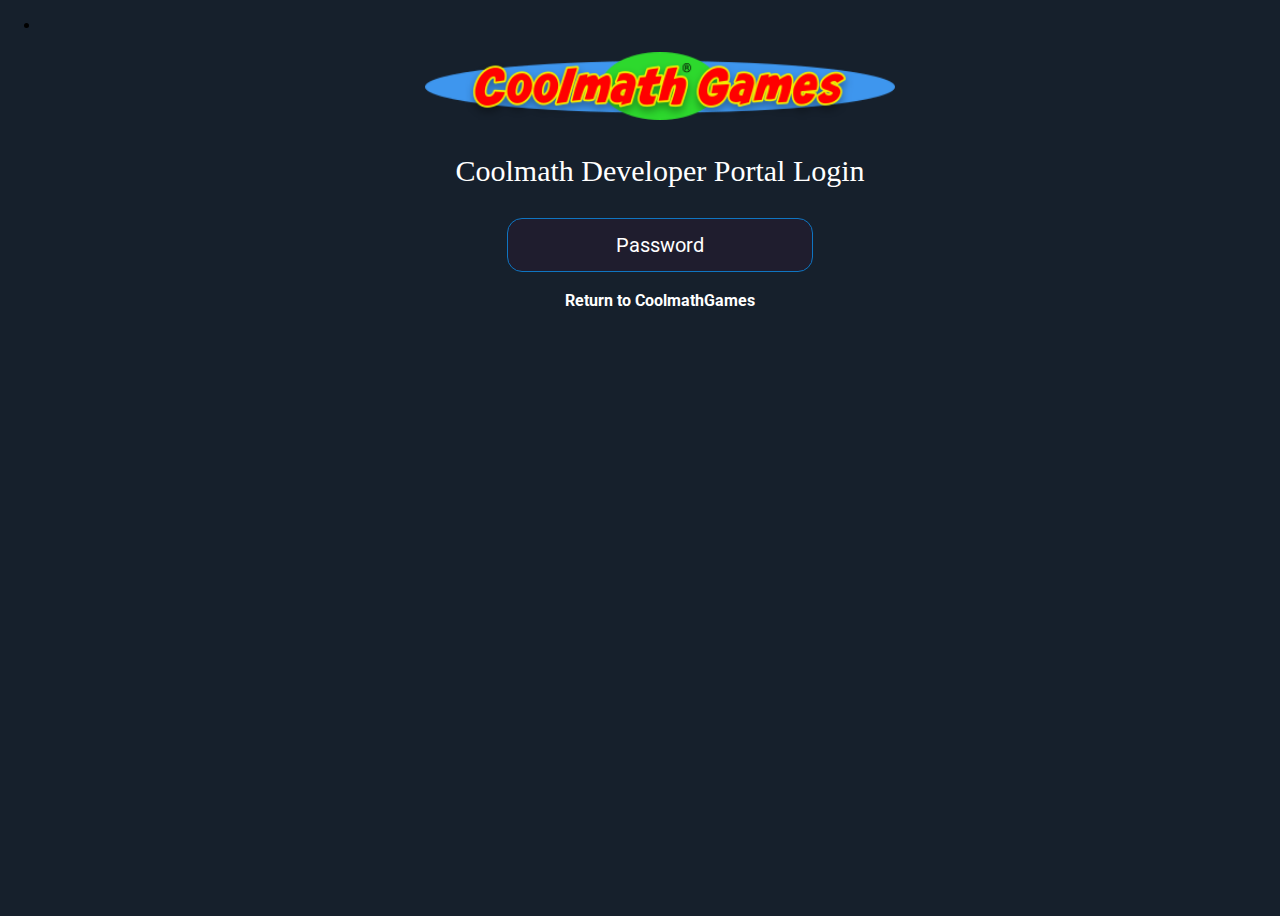
<file: static/index.html>
<!DOCTYPE html>
<html lang='en-US' style="--background-primary:#
#16202C; --navbar-color:#26233a; --navbar-height:1em; --navbar-text-color:#7967dd; --input-text-color:#e0def4; --input-placeholder-color:#6e6a86; --input-background-color:#
00FF00; --input-border-color:#eb6f92; --input-border-size:#16202C;">

<head>
  <script async src="https://arc.io/widget.min.js#BgaWcYfi"></script>
    <title>Coolmath Developer Portal</title>
    <meta name="viewport" content="width=device-width, initial-scale=1.0">
    <!-- Stylesheets -->
    <script src="resources/nebulamain.js"></script>
    <link rel="stylesheet" href="style/main.css">
    <!-- Embed -->
    <meta name="theme-color" content="#eb6f92">
    <meta property="og:title" content="CoolmathGames Developer Portal">
    <meta property="og:type" content="website">
    <meta property="og:image" content="icon.png">
    <link rel="icon" href="favicon.ico">

    <meta property="og:description" content="Login">
   
</head>

<body style="background-color:#16202C;">
    <!-- Scripts -->
    <script src="uv/uv.bundle.js"></script>
    <script src="uv/uv.config.js"></script>
    <script src="osana/osana.bundle.js"></script>
    <script src="osana/osana.config.js"></script>
    
  
        <ul>
<li id="digitalCLOContainerLI"> 
<h2 id='digitalCLOContainer' style="
    user-select: none;
    cursor: default;
    font-family: 'Montserrat', sans-serif;
    color: white;
  display:none;
    /* padding-bottom: 0.5em; */
    font-weight: 100;
    /* text-align: center; */
    /* display: block; */
    /* margin-block-start: 0.67em; */
    /* margin-block-end: 0.67em; */
    /* margin-inline-start: 0px; */
    /* margin-inline-end: 0px; */
  position: absolute;
left: 50%;
transform: translateX(-50%);
  top:-4px;
"> <span id='digitalClock' style="
    user-select: none;
    cursor: default;
    opacity: 50%;
    font-family: 'Montserrat', sans-serif;
    color: white;
"></span>
</li>
  <div id="leaving-nebula-to-external" class="modal-window">
  <div>
    <a href="#" title="Close" class="modal-close">Close</a>
    <h1 style='color:black;'>Heads up!</h1>
    <div style='color:black;'>You're leaving CoolmathGames to SITE</div>
    <br>
    <div style='color:black;'>Go! &nbsp; Stay here</div>  <div style='color:black;'></div>
  </div>
</div>
   <div id="reset-all" class="modal-window">
  <div>
    <a href="#" title="Close" class="modal-close">Close</a>
    <h1 style='color:black;'>Heads up!</h1>
    <div style='color:black;'>You're about to reset all of your settings...</div>
    <br>
    <div style='color:black;'>Do it! &nbsp; Wait, No!</div>  <div style='color:black;'></div>
  </div>
</div>
   <div id="nebula-out-of-date" class="modal-window">
  <div>
    <a href="#" title="Close" class="modal-close">Close</a>
    <h1 style='color:black;'>Hold up!</h1>
    <div style='color:black;'>This deployment of CoolmathGames Web is out of date with the current release... <br></div>
    <br>
    
  </div>
</div>
<br>
    </div>
<span class="sidenav-btn" id="sidenav-btn" onclick="openNav()">
    <svg class="menu-bar" xmlns="http://www.w3.org/2000/svg" viewBox="0 0 448 512"><!--! Font Awesome Pro 6.1.1 by @fontawesome - https://fontawesome.com License - https://fontawesome.com/license (Commercial License) Copyright 2022 Fonticons, Inc. --><path d="M0 96C0 78.33 14.33 64 32 64H416C433.7 64 448 78.33 448 96C448 113.7 433.7 128 416 128H32C14.33 128 0 113.7 0 96zM0 256C0 238.3 14.33 224 32 224H416C433.7 224 448 238.3 448 256C448 273.7 433.7 288 416 288H32C14.33 288 0 273.7 0 256zM416 448H32C14.33 448 0 433.7 0 416C0 398.3 14.33 384 32 384H416C433.7 384 448 398.3 448 416C448 433.7 433.7 448 416 448z"></path></svg>
</span>
          <center>
       <img src="logo.png" width="470" height="68">
    <div id="content">
            <center>
          <p style="color:white;font-family:calibri;font-size:30px;">Coolmath Developer Portal Login</p>
        <form class="url" action="" method="POST" id="unblocker-form" style="font-family:calibri;">
            <input class="omnibox" type="password" id="url" name="url" autocomplete="off" placeholder="Password" style="font-family:calibri;">
        </form>
        <div id="lpoader" class="loader loader--style8" title="7">
            <svg version="1.1" id="Layer_1" xmlns="http://www.w3.org/2000/svg" xmlns:xlink="http://www.w3.org/1999/xlink" x="0px" y="0px" width="24px" height="30px" viewBox="0 0 24 30" style="enable-background:new 0 0 50 50;" xml:space="preserve">
      <rect x="0" y="10" width="4" height="10" fill="#333" opacity="0.2">
        <animate attributeName="opacity" attributeType="XML" values="0.2; 1; .2" begin="0s" dur="0.6s" repeatCount="indefinite" />
        <animate attributeName="height" attributeType="XML" values="10; 20; 10" begin="0s" dur="0.6s" repeatCount="indefinite" />
        <animate attributeName="y" attributeType="XML" values="10; 5; 10" begin="0s" dur="0.6s" repeatCount="indefinite" />
      </rect>
      <rect x="8" y="10" width="4" height="10" fill="#333"  opacity="0.2">
        <animate attributeName="opacity" attributeType="XML" values="0.2; 1; .2" begin="0.15s" dur="0.6s" repeatCount="indefinite" />
        <animate attributeName="height" attributeType="XML" values="10; 20; 10" begin="0.15s" dur="0.6s" repeatCount="indefinite" />
        <animate attributeName="y" attributeType="XML" values="10; 5; 10" begin="0.15s" dur="0.6s" repeatCount="indefinite" />
      </rect>
      <rect x="16" y="10" width="4" height="10" fill="#333"  opacity="0.2">
        <animate attributeName="opacity" attributeType="XML" values="0.2; 1; .2" begin="0.3s" dur="0.6s" repeatCount="indefinite" />
        <animate attributeName="height" attributeType="XML" values="10; 20; 10" begin="0.3s" dur="0.6s" repeatCount="indefinite" />
        <animate attributeName="y" attributeType="XML" values="10; 5; 10" begin="0.3s" dur="0.6s" repeatCount="indefinite" />
      </rect>
    </svg>
        </div>
              
        </center>
          <br>
<a id="content" href="https://coolmathgames.com">Return to CoolmathGames</a>
    </div>


</body>

</html>
</file>
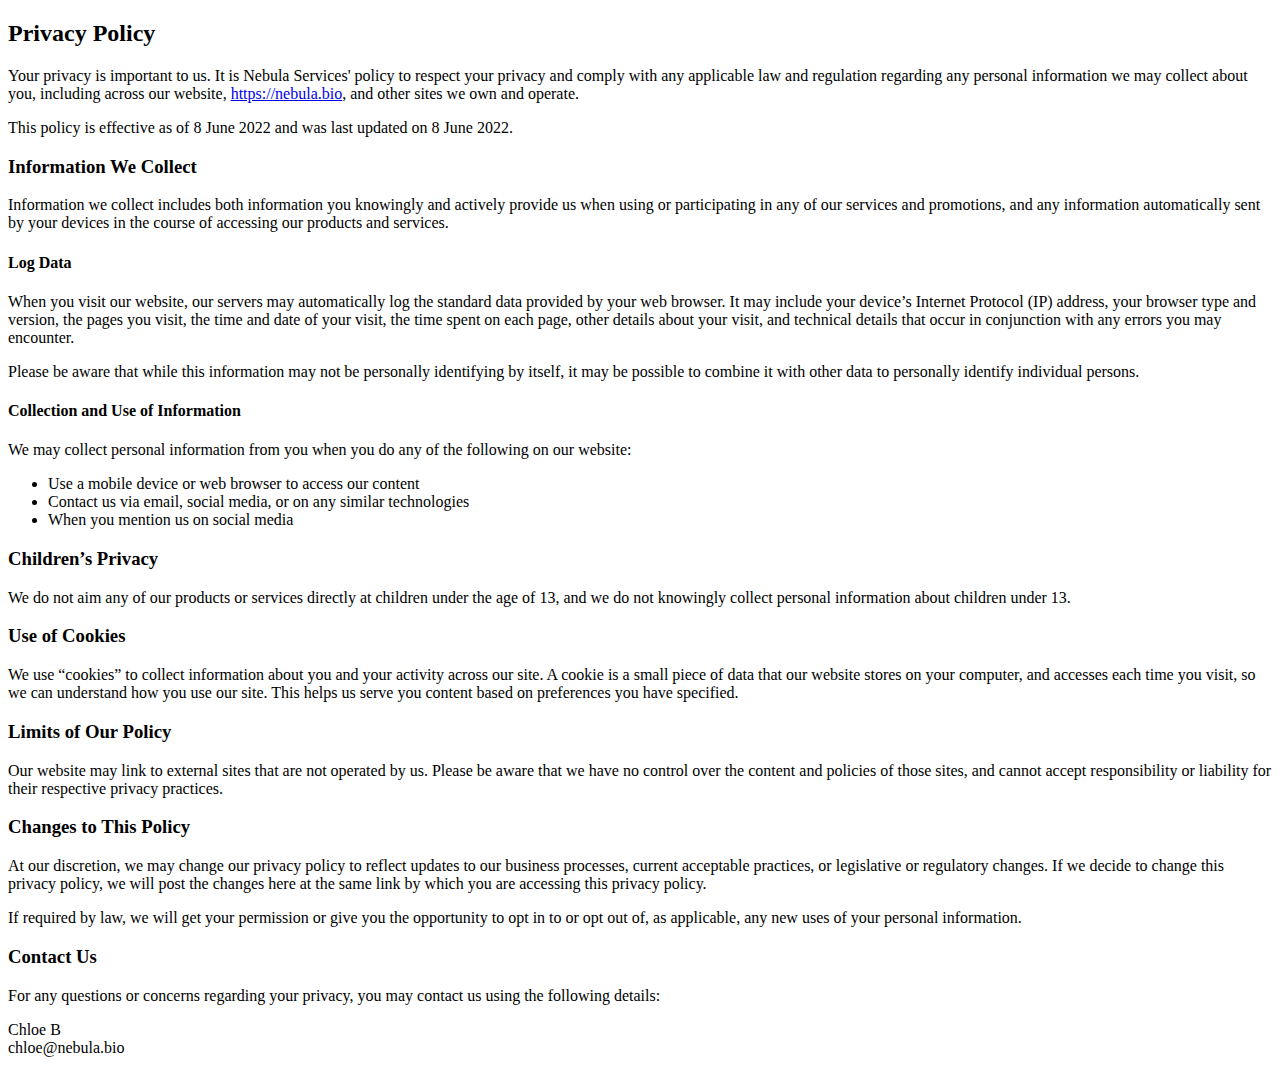
<file: static/privacy/index.html>
<!DOCTYPE html>
<!--[if lt IE 7]>      <html class="no-js lt-ie9 lt-ie8 lt-ie7"> <![endif]-->
<!--[if IE 7]>         <html class="no-js lt-ie9 lt-ie8"> <![endif]-->
<!--[if IE 8]>         <html class="no-js lt-ie9"> <![endif]-->
<!--[if gt IE 8]>      <html class="no-js"> <!--<![endif]-->
<html>

<head>
    <meta charset="utf-8">
    <meta http-equiv="X-UA-Compatible" content="IE=edge">
    <title></title>
    <meta name="description" content="">
    <meta name="viewport" content="width=device-width, initial-scale=1">
    <link rel="stylesheet" href="">
</head>

<body>
    <h2>Privacy Policy</h2>
    <p>Your privacy is important to us. It is Nebula Services&#39; policy to respect your privacy and comply with any applicable law and regulation regarding any personal information we may collect about you, including across our website, <a href="https://nebula.bio">https://nebula.bio</a>,
        and other sites we own and operate. </p>
    <p>This policy is effective as of 8 June 2022 and was last updated on 8 June 2022. </p>
    <h3>Information We Collect</h3>
    <p>Information we collect includes both information you knowingly and actively provide us when using or participating in any of our services and promotions, and any information automatically sent by your devices in the course of accessing our products
        and services. </p>
    <h4>Log Data</h4>
    <p>When you visit our website, our servers may automatically log the standard data provided by your web browser. It may include your device’s Internet Protocol (IP) address, your browser type and version, the pages you visit, the time and date of your
        visit, the time spent on each page, other details about your visit, and technical details that occur in conjunction with any errors you may encounter. </p>
    <p>Please be aware that while this information may not be personally identifying by itself, it may be possible to combine it with other data to personally identify individual persons. </p>
    <h4>Collection and Use of Information</h4>
    <p>We may collect personal information from you when you do any of the following on our website: </p>
    <ul>
        <li>Use a mobile device or web browser to access our content</li>
        <li>Contact us via email, social media, or on any similar technologies</li>
        <li>When you mention us on social media</li>
    </ul>
    <h3>Children’s Privacy</h3>
    <p>We do not aim any of our products or services directly at children under the age of 13, and we do not knowingly collect personal information about children under 13. </p>
    <h3>Use of Cookies</h3>
    <p>We use &ldquo;cookies&rdquo; to collect information about you and your activity across our site. A cookie is a small piece of data that our website stores on your computer, and accesses each time you visit, so we can understand how you use our site.
        This helps us serve you content based on preferences you have specified. </p>
    <h3>Limits of Our Policy</h3>
    <p>Our website may link to external sites that are not operated by us. Please be aware that we have no control over the content and policies of those sites, and cannot accept responsibility or liability for their respective privacy practices. </p>
    <h3>Changes to This Policy</h3>
    <p>At our discretion, we may change our privacy policy to reflect updates to our business processes, current acceptable practices, or legislative or regulatory changes. If we decide to change this privacy policy, we will post the changes here at the
        same link by which you are accessing this privacy policy. </p>
    <p>If required by law, we will get your permission or give you the opportunity to opt in to or opt out of, as applicable, any new uses of your personal information. </p>
    <h3>Contact Us</h3>
    <p>For any questions or concerns regarding your privacy, you may contact us using the following details: </p>
    <p>Chloe B<br /> chloe@nebula.bio </p>
</body>

</html>
</file>
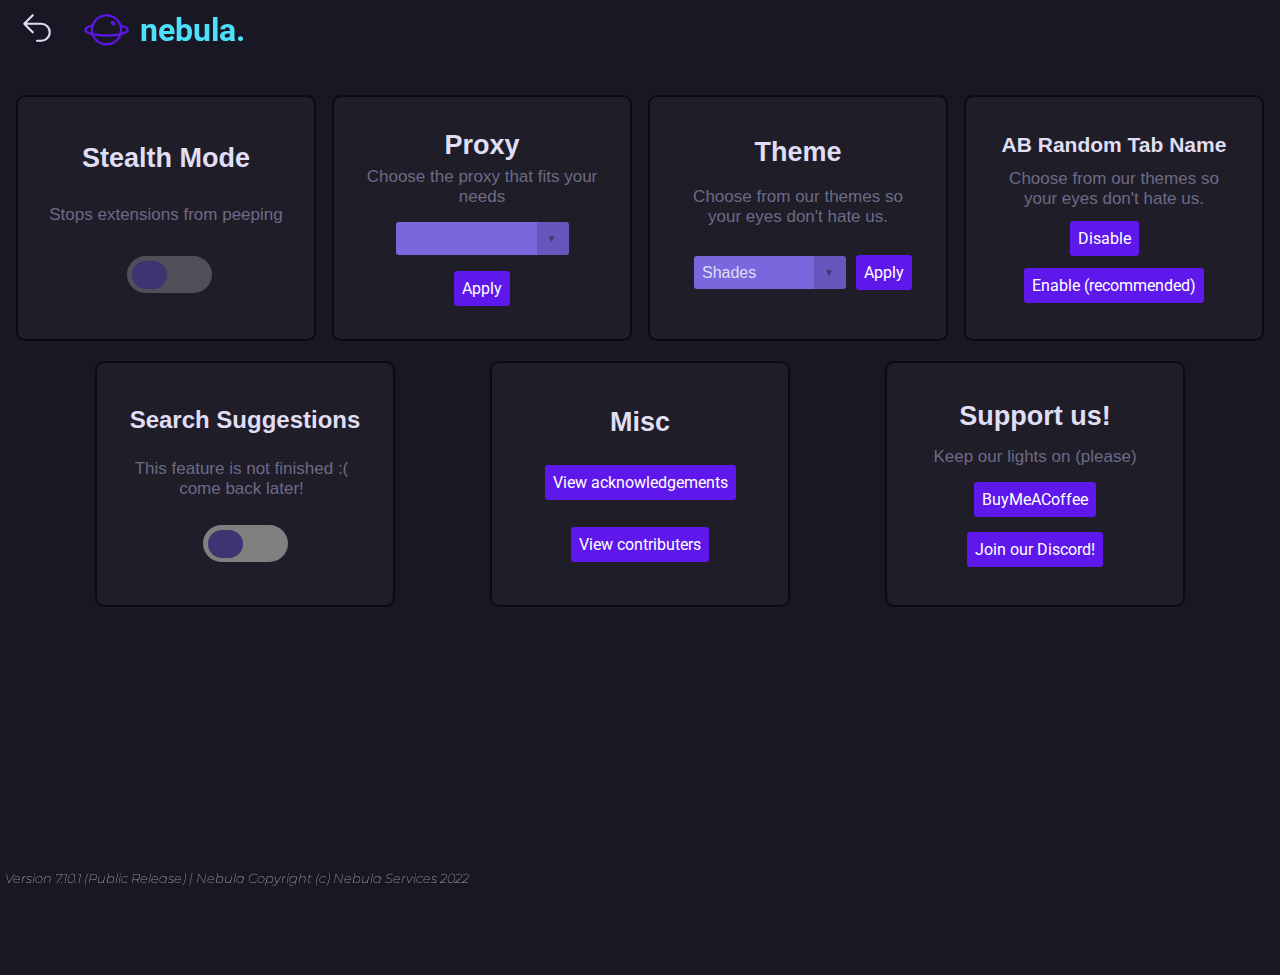
<file: static/proxysettings/index.html>
<!DOCTYPE html>
<html>
<meta charset="utf-8">
  <!-- NEBULA VERSION 7.10 -->

<head>
    <title>Nebula</title>

    <link rel="icon" type="image/x-icon" href="[data-uri]">

    <meta name="viewport" content="width=device-width, initial-scale=1.0">

    <!-- Stylesheets -->

    
    <link rel="stylesheet" href="../style/main.css">
    <link rel="stylesheet" href="../style/options.css">
    <!-- Embed -->
    <script src="../resources/nebulamain.js"></script>

    <meta name="theme-color" content="#5a189a">
    <meta property=og:title content=Nebula>
    <meta property="og:type" content="website" />
    <meta property="og:url" content="https://static.nebulacdn.xyz/content/images/nebula_logo_619x619.png" />
    <meta property="og:image" content="https://static.nebulacdn.xyz/content/images/nebula_logo_619x619.png" />
    <meta property="og:description" content="Welcome To Nebula, Explore the Web. Freely." />
</head>

<body>
<div id="view-contributers" class="modal-window">
  <div>
    <a href="#" title="Close" class="modal-close">Close</a>
    <h1 style='color:black;'>Contributers</h1>
    <div style='color:black;'>Thanks to all of those who have contributed ❤️ </div>
    <div>
      <center style="list-style: auto;display: inline-block;">
    <ul style='color:black;'>
      <li> <a style='color:black;' href="https://github.com/GreenyDEV">GreenyDEV</a></li>
      <br>
      <li> <a style='color:black;' href="https://github.com/CountBleck"> Blumiere </a></li>
      <br>
      <li> <a style='color:black;' href="https://github.com/cohenerickson"> Cohen </a></li>
      <br>
      <li> <a style='color:black;' href="https://github.com/SmartCoder3000"> System32 </a></li>
      <br>
      <li> <a style='color:black;' href="https://github.com/schooldev49"> simplydeveloper </a></li>
      <br>
      <br>
      <br>
      <li> <a style='color:black;' href="https://github.com/EnderKingJ"> Ender </a></li>
      <br>
      <li> <a style='color:black;' href="https://github.com/NovaAppsInc"> Snoot </a></li>
      <br>
      <li> <a style='color:black;' href="https://github.com/"> NotQuiteZook </a></li>
      <br>
      <li> <a style='color:black;' href="https://github.com/jangodev"> jangodev </a></li> 
    </ul>
        </center>
    </div>
    <br>
  </div>
</div>
  <div id="view-acknowledgements" class="modal-window">
  <div>
    <a href="#" title="Close" class="modal-close">Close</a>
    <h1 style='color:black;'>Acknowledgements</h1>
    <div style='color:black;'> Acknowledgements are resources Nebula is using/has used. 
      <ul style='color:black;'>
<li><a style='color:black;' href="https://github.com/titaniumnetwork-dev/Ultraviolet">UV (one of the back-end proxy we use)</a></li>
<li><a style='color:black;' href="https://github.com/NebulaServices/Cyclone">Cyclone (one of the back-end proxy we use)</a></li>
<li><a style='color:black;' href="https://github.com/NebulaServices/Osana">Osana (one of the back-end proxy we use)</a></li>
<li><a style='color:black;' href="https://github.com/tomphttp/bare-server-node">Bare Server</a></li>
      <br>
<li><a style='color:black;' href="https://github.com/VincentGarreau/particles.js">Partical.JS (v4, 5, 6.1 &amp;&lt; only)</a></li>
</ul>
</div>
    <br>
    
  </div>
</div>
    <div>

    </div>

    <div class="container">

        <div id="navbar" style='background: none;'>
            <div id="notifhere">

            </div>
             <a href='/' style="margin-left: 20px;">
           <svg style="    width: 34px;" xmlns="http://www.w3.org/2000/svg" fill="none" viewBox="0 0 24 24" stroke-width="1.5" stroke="currentColor" class="w-6 h-6">
  <path style="fill: #ffffff00;" stroke-linecap="round" stroke-linejoin="round" d="M9 15L3 9m0 0l6-6M3 9h12a6 6 0 010 12h-3" />
</svg>
              </a>
            <img src='[data-uri]' id="thumbImg" style='height: 90%; margin-left: 2%; border-radius: 5px; '>
            <h1 class="nebHeader" style='margin-left: .5%; font-family: "Roboto"; color: #4de0fa'>nebula.</h1>
        </div>
        <div class="setting">


            <div class="settings-cont">
                <p class="name">Stealth Mode</p>
                <p class="description">Stops extensions from peeping</p>

                <input id="undefined" type="checkbox" onclick="saveIc();toggleNoGG()">
                <label for="undefined"></label>
            </div>
        </div>
        <div class="settings-cont">
            <p class="name"> Proxy </p>
            <p class="description"> Choose the proxy that fits your needs </p>
          
            <span class="custom-dropdown big">
         <a onclick="unsavedChanges();"> <select class="dropdown" id="proxySwitcher">    
                <option value="uv">UltraViolet</option>
                <option value="osana">Osana (beta)</option>
                <option value="cyclone">Cyclone (Legacy)</option>  
            </select>
        </a>  
       
        </span>
            <a onclick="saveIc();switchProxy()" class="button-save"> Apply </a>



        </div>

        <div class="settings-cont">
            <p class="name"> Theme </p>
            <p class="description"> Choose from our themes so your eyes don't hate us. </p>

            <span class="custom-dropdown big">
         <a onclick="unsavedChanges();"> <select class="dropdown" id="themeSwitcher">    
                <option value="dark">Shades</option>
                <option value="light">Blizzard</option>  
                <option value="custom">Custom (Beta)</option>  
            </select>
        </a>  
       
        </span>
            <a onclick="saveIc();switchTheme();" class="button-save"> Apply </a>


        </div>
     <div class="settings-cont">
            <p class="name" style="font-size: 21px;"> AB Random Tab Name </p>
            <p class="description"> Choose from our themes so your eyes don't hate us. </p>

       <a onclick="saveIc();" class="button-save" style="
    margin-right: 20px;
"> Disable </a>
         <a onclick="saveIc();" class="button-save"> Enable (recommended) </a>
       
        </span>

        </div> 
      
        <div class="settings-cont">
                <p class="name" style="font-size: 24px;"> Search Suggestions </p>
                <p class="description">This feature is not finished :( <br> come back later!</p>

                <input disabled id="ssuggestion" type="checkbox" onclick="saveIc();" style="background: grey;">
                <label disabled for="ssuggestion" style="background: grey;">
</label>
            </div>
      <div class="settings-cont">
                <p class="name"> Misc </p>
                <p class="description"></p>

                <a href="#view-acknowledgements" class="button-save"> View acknowledgements</a>
                <a href="#view-contributers" class="button-save"> View contributers</a>
            </div>
  <div class="settings-cont">
                <p class="name"> Support us! </p>
                <p class="description"> Keep our lights on (please) </p>

                <a href="https://www.buymeacoffee.com/nebulaservices" class="button-save"> BuyMeACoffee </a>
                <a href="https://discord.gg/unblocker" class="button-save"> Join our Discord! </a>
            </div>
    </div>



    <div id='sidebar'>
    </div>

     <p class="stamp"> Version 7.10.1 (Public Release) | Nebula Copyright (c) Nebula Services 2022 </p>


    
    </div>
<script> 
var noggStored = localStorage.getItem('nogg');
var themeStored = localStorage.getItem('theme')
var proxyStored = localStorage.getItem('proxy')
var proxySel = document.getElementById('proxySwitcher')
var noggButton = document.getElementById('undefined')
var themeSelector = document.getElementById('themeSwitcher')
  if (noggStored == "on") {
    noggButton.checked = true; 
  } else {
    noggButton.checked = false; 
  }
themeSelector.value = themeStored 
proxySel.value = proxyStored;
</script>
</body>

</html>
</file>
<file: static/style/main.css>
@import url("https://fonts.googleapis.com/css2?family=Dongle&family=Roboto:wght@100&display=swap");
@import url('https://fonts.googleapis.com/css2?family=Montserrat:ital,wght@1,100&display=swap');
:root {
    --background-primary: #191724;
    --navbar-color: #26233a;
    --navbar-height: 60px;
    --navbar-text-color: #11394b;
    --navbar-link-color: #e0def4;
    --navbar-font: "Roboto";
    --input-text-color: #e0def4;
    --input-placeholder-color: white;
    --input-background-color: #1f1d2e;
    --input-border-color: #0f75c2;
    --input-border-size: 1.3px;
    --navbar-logo-filter: none;
}

 ::-webkit-input-placeholder {
    text-align: center;
    font-family: 'Roboto';
}

 :-moz-placeholder {
    text-align: center;
}

#navbar {
    height: var(--navbar-height);
    text-align: center;
    align-items: center;
    display: flex;
    position: fixed;
    top: 0;
    left: 0;
    right: 0;
    background-color: #6aa4e2;
}
.sidenav-btn {
    display: none;
}
.sidenav {
    height: 100%;
    width: 0;
    position: fixed;
    z-index: 1;
    top: 0;
    left: 0;
    background-color: #232133;
    padding-top: 60px;
    -webkit-transition: 0.5s;
    transition: 0.5s;
    overflow: hidden;
}

.sidenav a {
  padding: 8px 16px 16px 32px;
  text-decoration: none;
  width: 100vw;
  font-size: 24px;
  color: #cfcfcf;
  display: block;
  transition: 0.3s;
}

.sidenav .closebtn {
  position: absolute;
  top: 0;
  right: 25px;
  font-size: 36px;
  margin-left: 50px;
  z-index: 2;
  left: 140px;
}

@media only screen and (max-width: 690px) { /* funny number */

    #navbar > ul > li {
        display: none;
    }

    .sidenav-btn {
        display: flex;

        align-items: center;
        position: absolute;
        left: 90vw;
        width: var(--navbar-height);
        height: var(--navbar-height);
    }
    .sidenav-btn > svg {
        width: 50px;
        height: 50px;
    }

    #digitalCLOContainerLI {
        display: none;
    }
    #navbar > ul > li > a > svg {
        min-width: 24px;
    }
}

a {
    color: var(--navbar-link-color);
    text-decoration: none !important;
    font-family: 'Roboto';
}

a:hover {
    color: grey;
    transition: 0.5s;
    cursor: pointer;
}

.down {
    background-color: rgb(16, 114, 147);
    left: inherit !important;
    font-family: 'Helvetica';
    background-color: var(--navbar-color);
    /* box-shadow: 2px 2px rgb(0 0 0 / 20%); */
    color: white;
    display: none;
    visibility: hidden;
    opacity: 0;
    list-style-type: none;
    position: fixed;
    border-bottom-right-radius: 10px;
    border-bottom-left-radius: 10px;
    list-style-type: none;
}

#navbar ul:not(.down) {
    font-family: 'Helvetica';
    /* box-shadow: 2px 2px rgb(0 0 0 / 20%); */
    color: white;
    margin-left: auto;
    list-style-type: none;
    float: right !important;
    margin-right: 2.3%;
    display: flex;
    align-items: center;
}

#navbar ul li {
    float: left;
    padding-top: 1em;
    padding-bottom: 1em;
    padding-right: 1em;
    padding-left: 1em;
    padding: 1rem;
}

 ::placeholder,
input[type='text'] {
    color: var(--input-placeholder-color);
    font-size: 20px;
    text-align: center;
    font-family: 'Roboto';
}

#navbar ul p,
ul a {
    font-weight: bold;
  display: flex;
    align-items: center;
}

*/
/*
  #navbar ul li p, ul li a {
	  font-weight: normal;
  }
  */

#navbar ul li ul {
    border-bottom-right-radius: 10px;
    border-bottom-left-radius: 10px;
    visibility: hidden;
    opacity: 0;
    margin-top: 1rem;
    left: 0;
    display: none;
}

#navbar ul li:hover ul,
ul li ul:hover {
    visibility: visible;
    opacity: 1;
    display: block;
}

#navbar ul li p {
    color: white;
    font-family: 'Calibri';
    z-index: 3 !important;
}

#navbar ul li ul li {
    clear: both;
    width: 100%;
}

#content {
    display: flex;
    justify-content: center;
    align-items: center;
    height: 98%;
    color: white;
    flex-direction: column;
    font-family: 'Roboto';
}

#content h1 {
    padding-bottom: 0.5em;
    font-weight: 100;
    text-align: center;
}

#content img {
    padding-left: .5em;
    filter: brightness(0) invert(1);
}

#content input {
    font-size: 20px;
    text-align: center;
    font-family: 'Calibri';
    border-style: solid !important;
    border: var(--input-border-size) solid var(--input-border-color);
    border-width: 1px;
    border-radius: 15px;
    background-color: var(--input-background-color);
    color: var(--input-text-color);
    width: 300px;
    height: 50px;
    box-shadow: none !important;
    outline: none;
    text-align: center;
    font-family: 'Roboto';
   
}

#content input:focus {
    outline: none;
    box-shadow: none !important;
}

@keyframes inputwide {
    0% {
        width: 0px;
        transition-duration: 0.5s;
    }
    100% {
        width: 300px;
        transition-duration: 0.5s;
    }
}

.loader {
    width: 283px;
    text-align: center;
    display: none;
    justify-content: center;
    align-items: center;
    flex-direction: row;
    transition: .1s;
}

svg path,
svg rect {
    fill: #29ff9b;
}

.connector {
    color: white;
    margin-left: 10px;
    font-size: 15px;
}

@keyframes popout {
    0% {
        height: -20px;
    }
    100% {
        height: 0px;
    }
}

.nebHeader {
    font-family: var(--navbar-font);
    color: var(--navbar-text-color);
      display: flex;
    align-items: center;
    justify-content: center;
    align-content: center;
    flex-wrap: nowrap;
    flex-direction: row;
    margin-left: .5%;

}

html,
body {
    margin: 0;
    padding: 0;
    height: 100%;
}

body {
    background-color: var(--background-primary);
    color: var(--text-color-primary);
    animation: fadeInAnimation ease 1s;
    animation-iteration-count: 1;
    animation-fill-mode: forwards;
}

@keyframes fadeInAnimation {
    0% {
        opacity: 0;
    }
    100% {
        opacity: 1;
    }
}

input:focus::placeholder {
    color: transparent;
}

#navbar #thumbImg {
    transition: width 2s, height 2s, transform 2s;
    filter: var(--navbar-logo-filter);
}

#navbar #thumbImg:hover {
    transform: rotate(360deg);
}

.stamp {
    text-align: right;
    position: fixed;
    bottom: 0;
    font-family: 'Montserrat', sans-serif;
    font-style: italic;
    font-weight: lighter;
    color: whitesmoke;
    opacity: 90%;
    user-select: none;
    font-size: 13px;
    padding-left: 5px;
    padding-bottom: 1px;
   cursor: default;
  
}
.stamp:hover {
   text-align: right;
    position: fixed;
    bottom: 0;
    font-family: 'Montserrat', sans-serif;
    font-style: italic;
    font-weight: lighter;
    color: whitesmoke;
    opacity: 38%;
    user-select: none;
    font-size: 13px;
    padding-left: 5px;
    padding-bottom: 1px;
   cursor: default;
}

.github {
    position: fixed;
    right: 0;
    bottom: 0;
    padding-right: 10px;
}

.tos {
    position: fixed;
    right: 67px;
    bottom: 0;
    padding-right: 15px;
}

.privacy {
    position: fixed;
    right: 114px;
    bottom: 0;
    padding-right: 15px;
}
.modal-window {
  position: fixed;
  background-color: rgba(255, 255, 255, 0.25);
  top: 0;
  right: 0;
  bottom: 0;
  left: 0;
  z-index: 999;
  visibility: hidden;
  opacity: 0;
  pointer-events: none;
  transition: all 0.3s;
font-family: 'Montserrat', sans-serif;;
}
.modal-window:target {
  visibility: visible;
  opacity: 1;
  pointer-events: auto;
}
.modal-window > div {
  width: 400px;
  position: absolute;
  top: 50%;
  left: 50%;
  transform: translate(-50%, -50%);
  padding: 2em;
  background: white;
}
.modal-window header {
  font-weight: bold;
}
.modal-window h1 {
  font-size: 150%;
  margin: 0 0 15px;
}

.modal-close {
  color: #aaa;
  line-height: 50px;
  font-size: 80%;
  position: absolute;
  right: 0;
  text-align: center;
  top: 0;
  width: 70px;
  text-decoration: none;
}
.modal-close:hover {
  color: black;
}



.modal-window > div {
  border-radius: 1rem;
}

.modal-window div:not(:last-of-type) {
  margin-bottom: 15px;
}

.logo {
  max-width: 150px;
  display: block;
}

small {
  color: lightgray;
}

.btn {
  background-color: white;
  padding: 1em 1.5em;
  border-radius: 0.5rem;
  text-decoration: none;
}
.btn i {
  padding-right: 0.3em;
}

@media only screen and (max-width: 1100px) {
    #digitalClock {
        display: none;
    }
}

.clockColon {
  opacity: 100%;
  
  animation: blink .5s step-end infinite alternate;
  transition: 0.2s; 
  
}
@keyframes blink {
  50% {
    opacity: 0%
  }
}
</file>
<file: static/style/options.css>
@import url("https://fonts.googleapis.com/css2?family=Work+Sans:wght@300&display=swap");
:root {
    --background-primary: #191724;
    --sidebar-color: #191724;
    --sidebar-text-color: #e0def4;
    --text-color-primary: #e0def4;
    --text-color-secondary: #6e6a86;
    --focus-color: #1376b4;
    --header-height: 10vh;
    --section-font-size: 20pt;
    --section-font: 'Calibri';
    --section-padding: 0.5em;
    --setting-distance-from-sidebar: 1em;
    --setting-distance-from-right: 1em;
    --setting-name-font: 'Calibri';
    --setting-desc-font: 'Calibri';
}

* {
    user-select: none;
    
}


/*
body {
  background-color: var(--background-primary);
}*/

.container {
    display: flex;
    flex-direction: row;
    align-content: center;
    flex-wrap: wrap;
    justify-content: space-evenly;
    align-items: flex-end;
    margin-top: 75px;
}

#sidebar {
    animation: fadeIn 700ms ease-in 30ms forwards;
    -webkit-animation: fadeIn 700ms ease-in 300ms forwards;
    position: absolute;
    top: var(--header-height);
    left: 0;
    background-color: var(--sidebar-color);
    transition: width 0.5s;
    width: var(--sidebar-width);
}

.setting li a {
    background-color: #2e2828;
    padding: 10px 16px;
    border-radius: 5px;
}

.settings-div li a ul {
    border-bottom-right-radius: 10px;
    border-bottom-left-radius: 10px;
    visibility: hidden;
    opacity: 0;
    margin-top: 10px;
    left: 0 !important;
    display: none;
}

.settings-div li a:hover ul,
ul li:hover {
    visibility: visible;
    opacity: 1;
    display: block;
}


/*
.settings-div ul li p{
  color: white;
    font-family: 'Calibri';
    z-index: 3 !important;

}*/

li {
    list-style-type: none;
}

.settings-div li a ul li {
    clear: both;
    width: 100%;
}

.section {
    background-color: transparent;
    color: var(--sidebar-text-color);
    font-size: var(--section-font-size);
    font-family: var(--section-font);
    width: 100%;
    transition: background-color 0.5s;
    padding-top: var(--section-padding);
    padding-bottom: var(--section-padding);
}

.section:hover {
    background-color: #ffffff20;
}

.settings-div {
    position: absolute;
    left: calc(var(--sidebar-width) + var(--setting-distance-from-sidebar));
    top: 0;
    width: calc(100vw - var(--sidebar-width) - var(--setting-distance-from-sidebar));
    padding-top: 5%;
}

.setting-input {
    /* left: 100%; */
    color: black !important;
    position: relative;
    /* right: 0; */
    transform: translateY(-1.5em);
    float: right;
    margin-right: 5%;
}

.setting-input {
    display: none;
}

@import url('https://fonts.googleapis.com/css2?family=Mulish:wght@300&display=swap');
.toogle-button {
    font-weight: bold;
    font-size: 10PX;
    display: inline-block;
    width: 75px;
    height: 35px;
    background-color: #dfddf3;
    border-radius: 30px;
    position: relative;
    cursor: pointer;
}

.toogle-button::after {
    content: 'Off';
    width: 40px;
    height: 40px;
    color: #E7E2CD;
    background-color: #e14343;
    border: 2px solid #E7E2CD;
    border-radius: 50%;
    box-shadow: 0 0 5px rgb(0 0 0 / 25%);
    position: absolute;
    top: -3px;
    left: 0;
    line-height: 0;
    display: grid;
    place-content: center;
    transition: all .5s;
    transform: 1s ease-in;
    font-family: 'Mulish', sans-serif;
}

.setting-input:checked+.toogle-button::after {
    content: 'On';
    background-color: #53b357;
    transform: translateX(35px) rotate(360deg);
}

ul li {
    float: left;
    padding-top: 1em;
    padding-bottom: 1em;
    padding-right: 1em;
    padding-left: 1em;
    padding: 1rem;
}

.button {
    width: 30px;
    height: 30px;
    transform: translateY(-30px);
    font-family: var(--setting-desc-font);
    color: white;
}

@-webkit-keyframes fadeIn {
    0% {
        opacity: 0.01;
    }
    100% {
        opacity: 1;
    }
}

@keyframes fadeIn {
    0% {
        opacity: 0.01;
    }
    100% {
        opacity: 1;
    }
}

@import url('https://fonts.googleapis.com/css?family=Roboto:400,500&display=swap');
.notification-container {
    position: fixed;
    top: 4px;
    right: 5px;
    width: 500px;
    max-width: calc(100% - 30px);
    font-family: 'Roboto', sans-serif;
}

.notification {
    background-color: #fff;
    border-radius: 5px;
    box-shadow: 0 3px 6px rgba(0, 0, 0, 0.16), 0 3px 6px rgba(0, 0, 0, 0.23);
    color: #fff;
    font-size: 16px;
    padding: 15px 20px;
    line-height: 20px;
    margin-bottom: 15px;
    animation: grow 0.5s ease-in forwards;
}

@keyframes grow {
    from {
        opacity: 0;
        transform: scale(0.8);
    }
    to {
        opacity: 1;
        transform: scale(1);
    }
}

.notification.hide {
    animation: shrink 0.3s ease-out forwards;
}

@keyframes shrink {
    to {
        opacity: 0;
        transform: scale(0.8);
    }
}

.notification strong {
    font-size: 12px;
    line-height: 20px;
    letter-spacing: 0.5px;
    text-transform: uppercase;
}

.notification-info {
    background-color: #00cae3;
}

.notification-success {
    background-color: #3d3571;
}

.notification-warning {
    background-color: #ff9e0f;
}

.notification-danger {
    background-color: #f55145;
}

.stamp {
    position: fixed;
    bottom: 0;
}

.bk-btn {
    height: 52px;
    width: 52px;
    background-color: black;
    border-radius: 50%;
}

.bk-btn .bk-btn-triangle {
    position: relative;
    top: 13px;
    left: 10.4px;
    width: 0;
    height: 0;
    border-top: 13px solid transparent;
    border-bottom: 13px solid transparent;
    border-right: 13px solid white;
}

.bk-btn .bk-btn-bar {
    position: relative;
    background-color: white;
    height: 7.8px;
    width: 13px;
    top: -3.64px;
    left: 22.88px;
}

@import url('https://fonts.googleapis.com/css2?family=Ubuntu:wght@300&display=swap');
.settings-cont {
  background: #45454521; 
    box-sizing: border-box;
    width: 300px;
    height: 246px;
    padding: 30px;
    border: 2px solid rgb(0 0 0 / 64%);
    border-radius: 9px;
    margin-top: 20px;
    display: flex;
    align-items: center;
    flex-wrap: wrap;
    flex-direction: row;
    justify-content: center;
}

.name {
    color: var(--text-color-primary);
    font-size: 27px;
    margin: 0;
    font-family: 'Ubuntu', sans-serif;
    font-weight: 700;
    font-style: bold;
}

.description {
    color: var(--text-color-secondary);
    margin: 0;
    font-size: 17px;
    font-family: 'Ubuntu', sans-serif;
    font-weight: 300;
        /* font-style: Italic; */
    text-align: center;
}

@import url('https://fonts.googleapis.com/css2?family=Oxygen:wght@700&display=swap');
.new-tag {
    font-size: 16px;
    color: rgb(226, 68, 68);
    font-family: 'Oxygen', sans-serif;
}

.square {
    width: .7em;
    height: .7em;
    margin: .5em;
}


/* Custom dropdown */

.custom-dropdown {
    position: relative;
    display: inline-block;
    vertical-align: middle;
    margin: 10px;
    /* demo only */
}

.custom-dropdown select {
    background-color: rgb(121 103 221);
    color: var(--text-color-primary);
    font-size: inherit;
    padding: .5em;
    padding-right: 2.5em;
    border: 0;
    margin: 0;
    border-radius: 3px;
    text-indent: 0.01px;
    text-overflow: '';
    -webkit-appearance: button;
    /* hide default arrow in chrome OSX */
      -webkit-appearance: none;
}

.custom-dropdown::before,
.custom-dropdown::after {
    content: "";
    position: absolute;
    pointer-events: none;
}

.custom-dropdown::after {
    /*  Custom dropdown arrow */
    content: "\25BC";
    height: 1em;
    font-size: .625em;
    line-height: 1;
    right: 1.2em;
    top: 50%;
    margin-top: -.5em;
}

.custom-dropdown::before {
    /*  Custom dropdown arrow cover */
    width: 2em;
    right: 0;
    top: 0;
    bottom: 0;
    border-radius: 0 3px 3px 0;
}

.custom-dropdown select[disabled] {
    color: rgba(0, 0, 0, .3);
}

.custom-dropdown select[disabled]::after {
    color: rgba(0, 0, 0, .1);
}

.custom-dropdown::before {
    background-color: rgba(0, 0, 0, .15);
}

.custom-dropdown::after {
    color: rgba(0, 0, 0, .4);
}

.button-save {
    background-color: #5e18eb;
    color: #fff;
    font-size: inherit;
    padding: 0.5em;
    padding-right: -0.5em;
    border: 0;
    margin: 0;
    border-radius: 3px;
    text-indent: 0.01px;
    text-overflow: '';
    -webkit-appearance: button;
    cursor: pointer;
}

@import url('https://fonts.googleapis.com/css2?family=Roboto:wght@100&display=swap');
.expiramental {
    font-family: 'Roboto', sans-serif;
    font-size: 10px;
    color: rgb(184, 0, 0);
    font-weight: 400;
    text-decoration: underline;
}

input[type=checkbox] {
    height: 0;
    width: 0;
    visibility: hidden;
}

label {
    cursor: pointer;
    /* text-indent: -10049px; */
    width: 85px;
    height: 37px;
    background:#504e58;
    display: block;
    border-radius: 100px;
    position: relative;
}

label:after {
    content: '';
    position: absolute;
    top: 5px;
    left: 5px;
    width: 35px;
    height: 28px;
    background: #3d3571;
    border-radius: 90px;
    transition: 0.3s;
}

input:checked+label {
  background: #7967dd;

}

input:checked+label:after {
    left: calc(100% - 5px);
    transform: translateX(-100%);
}

label:active:after {
    width: 38px;
}
</file>
